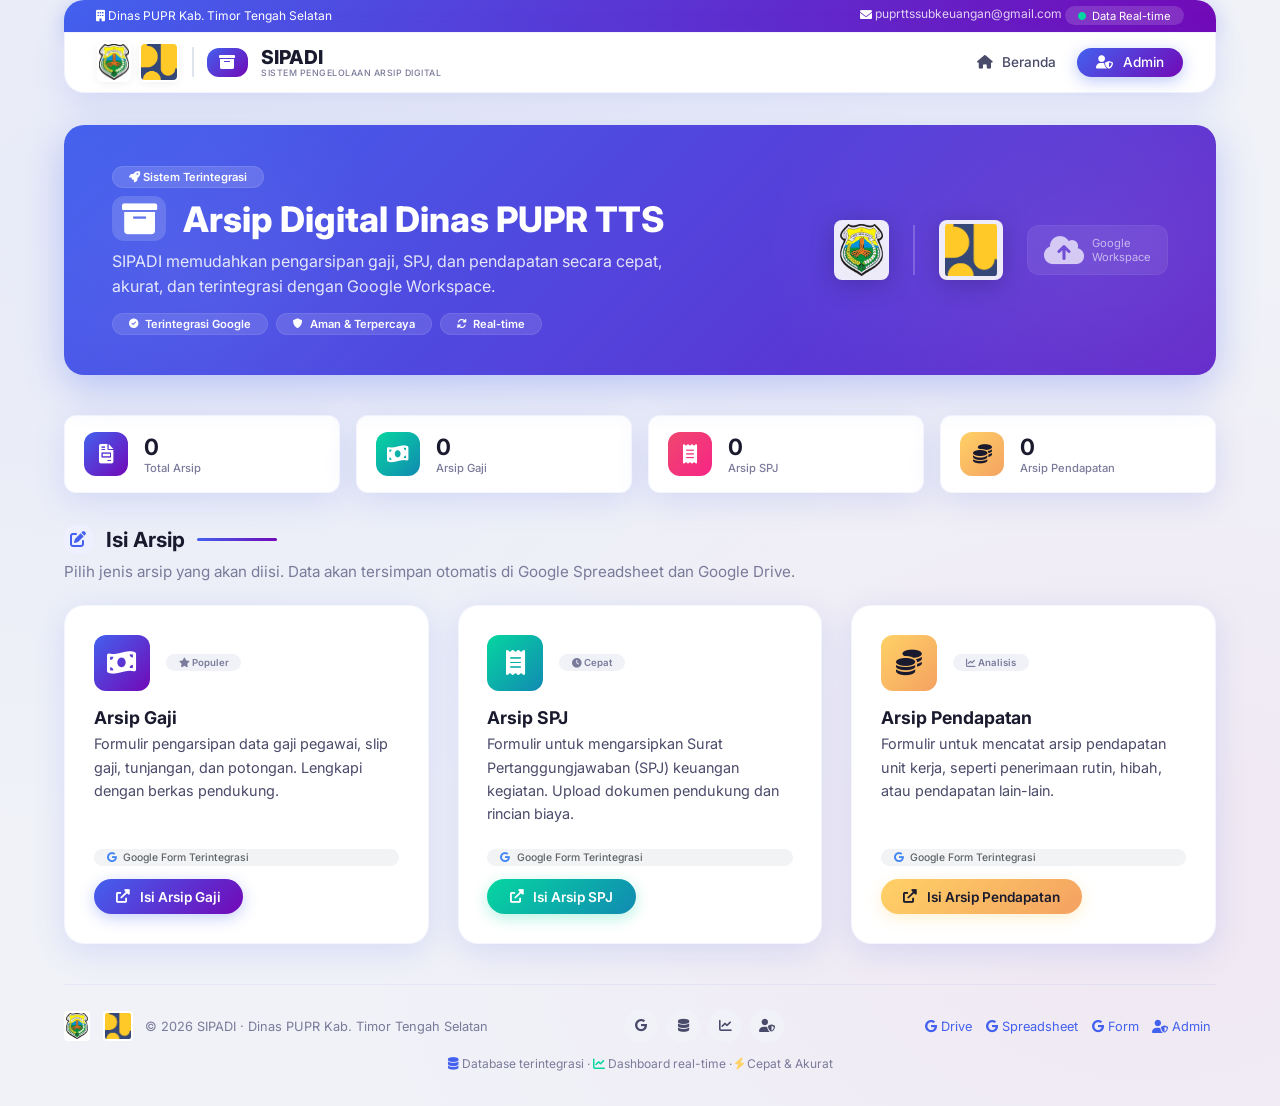
<file: indexx.html>
<!DOCTYPE html>
<html lang="id">
<head>
    <meta charset="UTF-8">
    <meta name="viewport" content="width=device-width, initial-scale=1.0">
    <title>SIPADI · Arsip Digital Dinas PUPR TTS</title>
    
    <!-- ===== FAVICON ===== -->
    <link rel="icon" type="image/png" sizes="32x32" href="img/favicon.png">
    <link rel="icon" type="image/png" sizes="16x16" href="img/favicon.png">
    <link rel="shortcut icon" href="img/favicon.ico">
    <link rel="apple-touch-icon" sizes="180x180" href="img/favicon.png">
    
    <!-- Font Awesome 6 -->
    <link rel="stylesheet" href="https://cdnjs.cloudflare.com/ajax/libs/font-awesome/6.0.0-beta3/css/all.min.css">
    <!-- Google Fonts -->
    <link rel="preconnect" href="https://fonts.googleapis.com">
    <link rel="preconnect" href="https://fonts.gstatic.com" crossorigin>
    <link href="https://fonts.googleapis.com/css2?family=Inter:opsz,wght@14..32,400;14..32,500;14..32,600;14..32,700;14..32,800&display=swap" rel="stylesheet">
    <style>
        /* ============================================
           ROOT VARIABLES
           ============================================ */
        :root {
            --primary: #4361ee;
            --primary-dark: #3a56d4;
            --primary-light: #eef0ff;
            --secondary: #7209b7;
            --accent: #f72585;
            --success: #06d6a0;
            --warning: #ffd166;
            --danger: #ef476f;
            --info: #4cc9f0;
            --gradient-main: linear-gradient(135deg, #4361ee 0%, #7209b7 100%);
            --gradient-success: linear-gradient(135deg, #06d6a0 0%, #118ab2 100%);
            --gradient-warning: linear-gradient(135deg, #ffd166 0%, #f4a261 100%);
            --gradient-danger: linear-gradient(135deg, #ef476f 0%, #f72585 100%);
            --gradient-hero: linear-gradient(135deg, #4361ee 0%, #7209b7 50%, #f72585 100%);
            --text-dark: #1a1a2e;
            --text-medium: #4a4a6a;
            --text-light: #7a7a9a;
            --bg-light: #f0f2f8;
            --bg-white: #ffffff;
            --shadow: 0 8px 32px rgba(67, 97, 238, 0.15);
            --shadow-hover: 0 12px 48px rgba(67, 97, 238, 0.25);
            --radius: 20px;
            --radius-sm: 12px;
            --transition: all 0.3s cubic-bezier(0.4, 0, 0.2, 1);
        }

        * {
            margin: 0;
            padding: 0;
            box-sizing: border-box;
            font-family: 'Inter', sans-serif;
        }

        body {
            background: var(--bg-light);
            color: var(--text-dark);
            min-height: 100vh;
            background-image: 
                radial-gradient(ellipse at 10% 20%, rgba(67, 97, 238, 0.05) 0%, transparent 50%),
                radial-gradient(ellipse at 90% 80%, rgba(247, 37, 133, 0.05) 0%, transparent 50%);
        }

        .app {
            max-width: 1200px;
            margin: 0 auto;
            padding: 0 1.5rem 2rem;
        }

        /* ============================================
           ANIMATIONS
           ============================================ */
        @keyframes float {
            0%, 100% { transform: translateY(0px); }
            50% { transform: translateY(-10px); }
        }

        @keyframes pulse {
            0%, 100% { opacity: 1; }
            50% { opacity: 0.5; }
        }

        @keyframes slideIn {
            from { opacity: 0; transform: translateY(30px); }
            to { opacity: 1; transform: translateY(0); }
        }

        @keyframes gradientShift {
            0% { background-position: 0% 50%; }
            50% { background-position: 100% 50%; }
            100% { background-position: 0% 50%; }
        }

        /* ============================================
           TOP BAR
           ============================================ */
        .top-bar {
            background: var(--gradient-main);
            color: white;
            padding: 0.4rem 2rem;
            border-radius: var(--radius) var(--radius) 0 0;
            display: flex;
            justify-content: space-between;
            align-items: center;
            font-size: 0.75rem;
            flex-wrap: wrap;
            gap: 0.5rem;
            box-shadow: 0 4px 20px rgba(67, 97, 238, 0.3);
        }

        .top-bar a {
            color: rgba(255, 255, 255, 0.8);
            text-decoration: none;
            transition: var(--transition);
        }

        .top-bar a:hover {
            color: white;
        }

        .status-indicator {
            display: inline-flex;
            align-items: center;
            gap: 0.4rem;
            font-size: 0.7rem;
            background: rgba(255, 255, 255, 0.15);
            padding: 0.15rem 0.8rem;
            border-radius: 2rem;
            backdrop-filter: blur(10px);
        }

        .status-indicator i {
            font-size: 0.5rem;
            color: var(--success);
            animation: pulse 2s infinite;
        }

        /* ============================================
           NAVBAR
           ============================================ */
        .navbar {
            background: var(--bg-white);
            border-radius: 0 0 var(--radius) var(--radius);
            padding: 0.6rem 2rem;
            box-shadow: var(--shadow);
            display: flex;
            flex-wrap: wrap;
            align-items: center;
            justify-content: space-between;
            margin-bottom: 2rem;
            border: 1px solid rgba(67, 97, 238, 0.08);
        }

        .logo {
            display: flex;
            align-items: center;
            gap: 0.8rem;
            font-weight: 800;
            font-size: 1.3rem;
            color: var(--text-dark);
        }

        .logo .logo-images {
            display: flex;
            align-items: center;
            gap: 0.5rem;
        }

        .logo .logo-images img {
            height: 40px;
            width: auto;
            object-fit: contain;
            border-radius: 6px;
            background: white;
            padding: 2px;
            box-shadow: 0 2px 8px rgba(0,0,0,0.06);
        }

        .logo .logo-divider {
            width: 2px;
            height: 30px;
            background: #e0e4ec;
        }

        .logo .logo-icon {
            background: var(--gradient-main);
            padding: 0.4rem 0.8rem;
            border-radius: var(--radius-sm);
            color: white;
            font-size: 1rem;
            display: flex;
            align-items: center;
            gap: 0.4rem;
        }

        .logo .logo-text {
            display: flex;
            flex-direction: column;
            line-height: 1.1;
        }

        .logo .logo-text .title {
            font-size: 1.2rem;
            font-weight: 800;
            color: var(--text-dark);
        }

        .logo .logo-text .subtitle {
            font-size: 0.55rem;
            font-weight: 500;
            color: var(--text-light);
            letter-spacing: 0.5px;
            text-transform: uppercase;
        }

        .nav-links {
            display: flex;
            flex-wrap: wrap;
            gap: 0.3rem;
            align-items: center;
        }

        .nav-links a {
            text-decoration: none;
            color: var(--text-medium);
            font-weight: 500;
            padding: 0.4rem 1rem;
            border-radius: 2rem;
            transition: var(--transition);
            font-size: 0.85rem;
        }

        .nav-links a:hover {
            background: var(--primary-light);
            color: var(--primary);
            transform: translateY(-2px);
        }

        .nav-links a i {
            margin-right: 6px;
        }

        .nav-links .btn-admin {
            background: var(--gradient-main);
            color: white;
            padding: 0.4rem 1.2rem;
            box-shadow: 0 4px 15px rgba(67, 97, 238, 0.35);
        }

        .nav-links .btn-admin:hover {
            background: var(--gradient-main);
            color: white;
            transform: translateY(-2px) scale(1.02);
            box-shadow: 0 6px 25px rgba(67, 97, 238, 0.45);
        }

        /* ============================================
           HERO SECTION
           ============================================ */
        .hero {
            background: var(--gradient-hero);
            border-radius: var(--radius);
            padding: 2.5rem 3rem;
            margin-bottom: 2.5rem;
            display: flex;
            flex-wrap: wrap;
            align-items: center;
            justify-content: space-between;
            position: relative;
            overflow: hidden;
            box-shadow: 0 12px 40px rgba(67, 97, 238, 0.3);
            animation: slideIn 0.6s ease-out;
            background-size: 300% 300%;
            animation: gradientShift 8s ease infinite;
        }

        .hero::before {
            content: '';
            position: absolute;
            top: -50%;
            right: -20%;
            width: 60%;
            height: 200%;
            background: radial-gradient(ellipse, rgba(255, 255, 255, 0.08) 0%, transparent 70%);
            pointer-events: none;
        }

        .hero::after {
            content: '';
            position: absolute;
            bottom: -30%;
            left: -10%;
            width: 40%;
            height: 150%;
            background: radial-gradient(ellipse, rgba(255, 255, 255, 0.05) 0%, transparent 70%);
            pointer-events: none;
        }

        .hero-content {
            position: relative;
            z-index: 1;
            flex: 1;
        }

        .hero-content .badge-hero {
            display: inline-block;
            background: rgba(255, 255, 255, 0.15);
            backdrop-filter: blur(10px);
            padding: 0.2rem 1rem;
            border-radius: 2rem;
            font-size: 0.7rem;
            font-weight: 600;
            color: white;
            margin-bottom: 0.5rem;
            border: 1px solid rgba(255, 255, 255, 0.1);
        }

        .hero-content h1 {
            font-size: 2.2rem;
            font-weight: 800;
            color: white;
            line-height: 1.2;
        }

        .hero-content h1 i {
            margin-right: 10px;
            background: rgba(255, 255, 255, 0.15);
            padding: 0.3rem 0.6rem;
            border-radius: var(--radius-sm);
        }

        .hero-content p {
            color: rgba(255, 255, 255, 0.85);
            font-size: 1rem;
            margin: 0.5rem 0 0.8rem;
            max-width: 550px;
            line-height: 1.6;
        }

        .hero-badges {
            display: flex;
            flex-wrap: wrap;
            gap: 0.5rem;
        }

        .hero-badge {
            background: rgba(255, 255, 255, 0.12);
            backdrop-filter: blur(10px);
            padding: 0.2rem 1rem;
            border-radius: 2rem;
            font-size: 0.7rem;
            font-weight: 600;
            color: white;
            border: 1px solid rgba(255, 255, 255, 0.08);
            display: inline-flex;
            align-items: center;
            gap: 0.4rem;
        }

        .hero-badge i {
            font-size: 0.6rem;
        }

        .hero-logo {
            display: flex;
            align-items: center;
            gap: 1.5rem;
            position: relative;
            z-index: 1;
        }

        .hero-logo img {
            height: 60px;
            width: auto;
            object-fit: contain;
            filter: drop-shadow(0 4px 12px rgba(0, 0, 0, 0.2));
            background: rgba(255, 255, 255, 0.9);
            padding: 4px 6px;
            border-radius: 8px;
        }

        .hero-logo .divider {
            width: 2px;
            height: 50px;
            background: rgba(255, 255, 255, 0.2);
        }

        .hero-illustration {
            display: flex;
            align-items: center;
            gap: 0.5rem;
            background: rgba(255, 255, 255, 0.08);
            padding: 0.5rem 1rem;
            border-radius: var(--radius-sm);
            backdrop-filter: blur(10px);
            border: 1px solid rgba(255, 255, 255, 0.05);
        }

        .hero-illustration i {
            font-size: 2rem;
            color: rgba(255, 255, 255, 0.7);
        }

        .hero-illustration span {
            font-size: 0.7rem;
            color: rgba(255, 255, 255, 0.6);
        }

        /* ============================================
           SECTION TITLE
           ============================================ */
        .section-title {
            font-weight: 700;
            font-size: 1.3rem;
            margin: 2rem 0 0.5rem;
            color: var(--text-dark);
            display: flex;
            align-items: center;
            gap: 0.8rem;
        }

        .section-title i {
            color: var(--primary);
            background: var(--primary-light);
            padding: 0.4rem;
            border-radius: var(--radius-sm);
            font-size: 1rem;
        }

        .section-title .title-underline {
            flex: 1;
            height: 3px;
            background: var(--gradient-main);
            border-radius: 2px;
            max-width: 80px;
        }

        .section-desc {
            color: var(--text-light);
            font-size: 0.95rem;
            margin-bottom: 1.5rem;
        }

        /* ============================================
           ARCHIVE CARDS
           ============================================ */
        .archive-grid {
            display: grid;
            grid-template-columns: repeat(auto-fit, minmax(280px, 1fr));
            gap: 1.8rem;
            margin-bottom: 2.5rem;
        }

        .card {
            background: var(--bg-white);
            border-radius: var(--radius);
            padding: 1.8rem;
            border: 1px solid rgba(67, 97, 238, 0.06);
            box-shadow: var(--shadow);
            transition: var(--transition);
            display: flex;
            flex-direction: column;
            position: relative;
            overflow: hidden;
        }

        .card::before {
            content: '';
            position: absolute;
            top: 0;
            left: 0;
            right: 0;
            height: 4px;
            background: var(--gradient-main);
            opacity: 0;
            transition: var(--transition);
        }

        .card:hover {
            transform: translateY(-6px);
            box-shadow: var(--shadow-hover);
            border-color: rgba(67, 97, 238, 0.15);
        }

        .card:hover::before {
            opacity: 1;
        }

        .card .card-icon-wrapper {
            display: flex;
            align-items: center;
            gap: 1rem;
            margin-bottom: 1rem;
        }

        .card-icon {
            width: 56px;
            height: 56px;
            border-radius: var(--radius-sm);
            display: flex;
            align-items: center;
            justify-content: center;
            font-size: 1.6rem;
            color: white;
            flex-shrink: 0;
        }

        .card-icon.gaji {
            background: var(--gradient-main);
        }

        .card-icon.spj {
            background: var(--gradient-success);
        }

        .card-icon.pendapatan {
            background: var(--gradient-warning);
            color: var(--text-dark);
        }

        .card .card-badge {
            font-size: 0.6rem;
            font-weight: 600;
            color: var(--text-light);
            background: var(--bg-light);
            padding: 0.2rem 0.8rem;
            border-radius: 2rem;
        }

        .card h3 {
            font-size: 1.1rem;
            font-weight: 700;
            margin-bottom: 0.3rem;
            color: var(--text-dark);
        }

        .card p {
            color: var(--text-medium);
            line-height: 1.6;
            font-size: 0.9rem;
            flex: 1;
            margin-bottom: 1.2rem;
        }

        .card .btn {
            display: inline-flex;
            align-items: center;
            gap: 0.6rem;
            padding: 0.6rem 1.4rem;
            border-radius: 3rem;
            font-weight: 600;
            text-decoration: none;
            border: none;
            transition: var(--transition);
            font-size: 0.85rem;
            cursor: pointer;
            align-self: flex-start;
            background: var(--gradient-main);
            color: white;
            box-shadow: 0 4px 15px rgba(67, 97, 238, 0.3);
        }

        .card .btn:hover {
            transform: translateY(-2px) scale(1.02);
            box-shadow: 0 6px 25px rgba(67, 97, 238, 0.4);
        }

        .card .btn.btn-success {
            background: var(--gradient-success);
            box-shadow: 0 4px 15px rgba(6, 214, 160, 0.3);
        }

        .card .btn.btn-success:hover {
            box-shadow: 0 6px 25px rgba(6, 214, 160, 0.4);
        }

        .card .btn.btn-warning {
            background: var(--gradient-warning);
            box-shadow: 0 4px 15px rgba(255, 209, 102, 0.3);
            color: var(--text-dark);
        }

        .card .btn.btn-warning:hover {
            box-shadow: 0 6px 25px rgba(255, 209, 102, 0.4);
        }

        .card .badge-google {
            display: inline-flex;
            align-items: center;
            gap: 0.4rem;
            background: #f1f3f4;
            color: #5f6368;
            font-size: 0.65rem;
            padding: 0.15rem 0.8rem;
            border-radius: 2rem;
            font-weight: 500;
            margin-top: 0.3rem;
        }

        .card .badge-google i {
            color: #4285f4;
        }

        /* ============================================
           STATS MINI - DATA REAL
           ============================================ */
        .stats-mini {
            display: grid;
            grid-template-columns: repeat(auto-fit, minmax(150px, 1fr));
            gap: 1rem;
            margin: 1.5rem 0 2rem;
        }

        .stat-mini-box {
            background: var(--bg-white);
            border-radius: var(--radius-sm);
            padding: 1rem 1.2rem;
            border: 1px solid rgba(67, 97, 238, 0.06);
            box-shadow: var(--shadow);
            display: flex;
            align-items: center;
            gap: 1rem;
            transition: var(--transition);
        }

        .stat-mini-box:hover {
            transform: translateY(-3px);
            box-shadow: var(--shadow-hover);
        }

        .stat-mini-box .stat-icon {
            width: 44px;
            height: 44px;
            border-radius: var(--radius-sm);
            display: flex;
            align-items: center;
            justify-content: center;
            font-size: 1.2rem;
            color: white;
            flex-shrink: 0;
        }

        .stat-mini-box .stat-icon.blue { background: var(--gradient-main); }
        .stat-mini-box .stat-icon.green { background: var(--gradient-success); }
        .stat-mini-box .stat-icon.pink { background: var(--gradient-danger); }
        .stat-mini-box .stat-icon.orange { background: var(--gradient-warning); color: var(--text-dark); }

        .stat-mini-box .stat-info .number {
            font-size: 1.4rem;
            font-weight: 700;
            color: var(--text-dark);
            line-height: 1.2;
        }

        .stat-mini-box .stat-info .label {
            font-size: 0.7rem;
            color: var(--text-light);
            font-weight: 500;
        }

        /* ============================================
           FOOTER
           ============================================ */
        .footer {
            margin-top: 2.5rem;
            padding-top: 1.5rem;
            border-top: 1px solid rgba(67, 97, 238, 0.08);
            display: flex;
            flex-wrap: wrap;
            justify-content: space-between;
            align-items: center;
            gap: 1rem;
            color: var(--text-light);
            font-size: 0.8rem;
        }

        .footer a {
            color: var(--primary);
            text-decoration: none;
            margin: 0 0.3rem;
            transition: var(--transition);
        }

        .footer a:hover {
            color: var(--secondary);
            text-decoration: underline;
        }

        .footer .footer-brand {
            display: flex;
            align-items: center;
            gap: 0.8rem;
        }

        .footer .footer-brand img {
            height: 30px;
            width: auto;
            object-fit: contain;
            background: white;
            padding: 2px;
            border-radius: 4px;
        }

        .footer .footer-social {
            display: flex;
            gap: 0.5rem;
        }

        .footer .footer-social a {
            width: 34px;
            height: 34px;
            border-radius: 50%;
            background: var(--bg-light);
            display: flex;
            align-items: center;
            justify-content: center;
            transition: var(--transition);
            color: var(--text-medium);
            text-decoration: none;
            margin: 0;
        }

        .footer .footer-social a:hover {
            background: var(--gradient-main);
            color: white;
            transform: translateY(-3px);
            text-decoration: none;
        }

        /* ============================================
           RESPONSIVE
           ============================================ */
        @media (max-width: 768px) {
            .top-bar {
                padding: 0.4rem 1rem;
                font-size: 0.65rem;
                flex-direction: column;
                text-align: center;
                border-radius: var(--radius-sm) var(--radius-sm) 0 0;
            }

            .navbar {
                flex-direction: column;
                align-items: stretch;
                gap: 0.5rem;
                border-radius: 0 0 var(--radius-sm) var(--radius-sm);
                padding: 1rem;
            }

            .logo {
                justify-content: center;
                flex-wrap: wrap;
            }

            .logo .logo-images img {
                height: 32px;
            }

            .logo .logo-text .title {
                font-size: 1rem;
            }

            .logo .logo-text .subtitle {
                font-size: 0.5rem;
            }

            .logo .logo-divider {
                display: none;
            }

            .nav-links {
                justify-content: center;
            }

            .nav-links a {
                font-size: 0.75rem;
                padding: 0.3rem 0.7rem;
            }

            .app {
                padding: 0 1rem 1.5rem;
            }

            .hero {
                padding: 1.8rem 1.5rem;
                flex-direction: column;
                text-align: center;
                border-radius: var(--radius-sm);
            }

            .hero-content h1 {
                font-size: 1.5rem;
            }

            .hero-content p {
                font-size: 0.9rem;
            }

            .hero-logo {
                margin-top: 1.2rem;
                flex-wrap: wrap;
                justify-content: center;
            }

            .hero-logo img {
                height: 45px;
            }

            .hero-logo .divider {
                display: none;
            }

            .hero-illustration {
                display: none;
            }

            .hero-badges {
                justify-content: center;
            }

            .archive-grid {
                grid-template-columns: 1fr;
                gap: 1.2rem;
            }

            .stats-mini {
                grid-template-columns: 1fr 1fr;
            }

            .footer {
                flex-direction: column;
                text-align: center;
            }
        }

        @media (max-width: 480px) {
            .hero-content h1 {
                font-size: 1.2rem;
            }

            .hero-content p {
                font-size: 0.8rem;
            }

            .hero {
                padding: 1.2rem;
            }

            .card {
                padding: 1.2rem;
            }

            .card h3 {
                font-size: 1rem;
            }

            .card .btn {
                font-size: 0.75rem;
                padding: 0.4rem 1rem;
            }

            .stats-mini {
                grid-template-columns: 1fr 1fr;
                gap: 0.6rem;
            }

            .stat-mini-box {
                padding: 0.8rem;
            }

            .stat-mini-box .stat-info .number {
                font-size: 1.1rem;
            }

            .logo .logo-images img {
                height: 28px;
            }

            .logo .logo-icon {
                font-size: 0.8rem;
                padding: 0.2rem 0.6rem;
            }

            .logo .logo-text .title {
                font-size: 0.9rem;
            }
        }
    </style>
</head>
<body>
    <div class="app">

        <!-- ===== TOP BAR ===== -->
        <div class="top-bar">
            <span><i class="fas fa-building"></i> Dinas PUPR Kab. Timor Tengah Selatan</span>
            <span>
                <i class="fas fa-envelope"></i> <a href="mailto:puprttssubkeuangan@gmail.com">puprttssubkeuangan@gmail.com</a>
                <span class="status-indicator">
                    <i class="fas fa-circle"></i> Data Real-time
                </span>
            </span>
        </div>

        <!-- ===== NAVBAR ===== -->
        <nav class="navbar">
            <div class="logo">
                <div class="logo-images">
                    <img src="img/tts.png" alt="Logo TTS" onerror="this.style.display='none'">
                    <img src="img/pupr.png" alt="Logo PUPR" onerror="this.style.display='none'">
                </div>
                <span class="logo-divider"></span>
                <span class="logo-icon"><i class="fas fa-archive"></i></span>
                <div class="logo-text">
                    <span class="title">SIPADI</span>
                    <span class="subtitle">Sistem Pengelolaan Arsip Digital</span>
                </div>
            </div>
            <div class="nav-links">
                <a href="#" class="active"><i class="fas fa-home"></i> Beranda</a>
                <a href="admin/index.html" class="btn-admin"><i class="fas fa-user-shield"></i> Admin</a>
            </div>
        </nav>

        <!-- ===== HERO ===== -->
        <div class="hero">
            <div class="hero-content">
                <span class="badge-hero"><i class="fas fa-rocket"></i> Sistem Terintegrasi</span>
                <h1><i class="fas fa-archive"></i> Arsip Digital Dinas PUPR TTS</h1>
                <p>SIPADI memudahkan pengarsipan gaji, SPJ, dan pendapatan secara cepat, akurat, dan terintegrasi dengan Google Workspace.</p>
                <div class="hero-badges">
                    <span class="hero-badge"><i class="fas fa-check-circle"></i> Terintegrasi Google</span>
                    <span class="hero-badge"><i class="fas fa-shield-alt"></i> Aman & Terpercaya</span>
                    <span class="hero-badge"><i class="fas fa-sync-alt"></i> Real-time</span>
                </div>
            </div>
            <div class="hero-logo">
                <img src="img/tts.png" alt="Logo TTS" onerror="this.style.display='none'">
                <span class="divider"></span>
                <img src="img/pupr.png" alt="Logo PUPR" onerror="this.style.display='none'">
                <div class="hero-illustration">
                    <i class="fas fa-cloud-upload-alt"></i>
                    <span>Google<br>Workspace</span>
                </div>
            </div>
        </div>

        <!-- ===== STATS MINI - DATA REAL ===== -->
        <div class="stats-mini" id="statsMini">
            <div class="stat-mini-box">
                <div class="stat-icon blue"><i class="fas fa-file-invoice"></i></div>
                <div class="stat-info">
                    <div class="number" id="totalArsipHome">0</div>
                    <div class="label">Total Arsip</div>
                </div>
            </div>
            <div class="stat-mini-box">
                <div class="stat-icon green"><i class="fas fa-money-bill-wave"></i></div>
                <div class="stat-info">
                    <div class="number" id="totalGajiHome">0</div>
                    <div class="label">Arsip Gaji</div>
                </div>
            </div>
            <div class="stat-mini-box">
                <div class="stat-icon pink"><i class="fas fa-receipt"></i></div>
                <div class="stat-info">
                    <div class="number" id="totalSpjHome">0</div>
                    <div class="label">Arsip SPJ</div>
                </div>
            </div>
            <div class="stat-mini-box">
                <div class="stat-icon orange"><i class="fas fa-coins"></i></div>
                <div class="stat-info">
                    <div class="number" id="totalPendapatanHome">0</div>
                    <div class="label">Arsip Pendapatan</div>
                </div>
            </div>
        </div>

        <!-- ===== 3 KARTU ARSIP ===== -->
        <div class="section-title">
            <i class="fas fa-pen-to-square"></i>
            Isi Arsip
            <span class="title-underline"></span>
        </div>
        <p class="section-desc">Pilih jenis arsip yang akan diisi. Data akan tersimpan otomatis di Google Spreadsheet dan Google Drive.</p>

        <div class="archive-grid">
            <!-- Kartu 1: Gaji -->
            <div class="card">
                <div class="card-icon-wrapper">
                    <div class="card-icon gaji"><i class="fas fa-money-bill-wave"></i></div>
                    <span class="card-badge"><i class="fas fa-star"></i> Populer</span>
                </div>
                <h3>Arsip Gaji</h3>
                <p>Formulir pengarsipan data gaji pegawai, slip gaji, tunjangan, dan potongan. Lengkapi dengan berkas pendukung.</p>
                <span class="badge-google"><i class="fab fa-google"></i> Google Form Terintegrasi</span>
                <a href="https://docs.google.com/forms/d/e/1FAIpQLSfBJQVi9Hkmk_QELGIT2fK3oqCcKKzr6zhpUu_swXNWXK4Olw/viewform?usp=send_form" target="_blank" class="btn" style="margin-top:0.8rem;">
                    <i class="fas fa-external-link-alt"></i> Isi Arsip Gaji
                </a>
            </div>

            <!-- Kartu 2: SPJ -->
            <div class="card">
                <div class="card-icon-wrapper">
                    <div class="card-icon spj"><i class="fas fa-receipt"></i></div>
                    <span class="card-badge"><i class="fas fa-clock"></i> Cepat</span>
                </div>
                <h3>Arsip SPJ</h3>
                <p>Formulir untuk mengarsipkan Surat Pertanggungjawaban (SPJ) keuangan kegiatan. Upload dokumen pendukung dan rincian biaya.</p>
                <span class="badge-google"><i class="fab fa-google"></i> Google Form Terintegrasi</span>
                <a href="https://docs.google.com/forms/d/e/1FAIpQLSeWbAnrwHi4Z6IFyPczdVVypeqtmKqGpEwiMTOrUDHfQBlxRw/viewform?usp=send_form" target="_blank" class="btn btn-success" style="margin-top:0.8rem;">
                    <i class="fas fa-external-link-alt"></i> Isi Arsip SPJ
                </a>
            </div>

            <!-- Kartu 3: Pendapatan -->
            <div class="card">
                <div class="card-icon-wrapper">
                    <div class="card-icon pendapatan"><i class="fas fa-coins"></i></div>
                    <span class="card-badge"><i class="fas fa-chart-line"></i> Analisis</span>
                </div>
                <h3>Arsip Pendapatan</h3>
                <p>Formulir untuk mencatat arsip pendapatan unit kerja, seperti penerimaan rutin, hibah, atau pendapatan lain-lain.</p>
                <span class="badge-google"><i class="fab fa-google"></i> Google Form Terintegrasi</span>
                <a href="https://docs.google.com/forms/d/e/1FAIpQLSchV4s_5f2FjY9m0L8W1w7Mo2ErhPB3JsD2ATX6sOryTKbMSQ/viewform?usp=send_form" target="_blank" class="btn btn-warning" style="margin-top:0.8rem;">
                    <i class="fas fa-external-link-alt"></i> Isi Arsip Pendapatan
                </a>
            </div>
        </div>

        <!-- ===== FOOTER ===== -->
        <div class="footer">
            <div class="footer-brand">
                <img src="img/tts.png" alt="TTS" onerror="this.style.display='none'">
                <img src="img/pupr.png" alt="PUPR" onerror="this.style.display='none'">
                <span>© 2026 SIPADI · Dinas PUPR Kab. Timor Tengah Selatan</span>
            </div>
            <div class="footer-social">
                <a href="#"><i class="fab fa-google"></i></a>
                <a href="#"><i class="fas fa-database"></i></a>
                <a href="#"><i class="fas fa-chart-line"></i></a>
                <a href="admin/index.html"><i class="fas fa-user-shield"></i></a>
            </div>
            <span>
                <a href="#"><i class="fab fa-google"></i> Drive</a>
                <a href="#"><i class="fab fa-google"></i> Spreadsheet</a>
                <a href="#"><i class="fab fa-google"></i> Form</a>
                <a href="admin/index.html"><i class="fas fa-user-shield"></i> Admin</a>
            </span>
        </div>

        <div style="text-align:center; font-size:0.75rem; color:var(--text-light); padding:0.8rem 0 0.2rem;">
            <i class="fas fa-database" style="color:var(--primary);"></i> Database terintegrasi · 
            <i class="fas fa-chart-line" style="color:var(--success);"></i> Dashboard real-time · 
            <i class="fas fa-bolt" style="color:var(--warning);"></i> Cepat & Akurat
        </div>
    </div>

    <!-- ===== JAVASCRIPT UNTUK MENGAMBIL DATA REAL ===== -->
    <script>
        /**
         * ============================================
         * SCRIPT INDEX - Mengambil Data Real dari Admin
         * ============================================
         */
        
        // Link CSV yang sama dengan admin
        const CSV_URLS = {
            gaji: 'https://docs.google.com/spreadsheets/d/e/2PACX-1vQRHfk7N8mH_aqtXb5CkYgM-eljBJIAAJTZm64_DpjfJnPjVGr5XVEOfQULwU9WnPdSW19HTK7kPvBy/pub?output=csv',
            spj: 'https://docs.google.com/spreadsheets/d/e/2PACX-1vRn_PZVaLhCSrdT6nNOLmXLBKwiGIke69_9mZUD0wq0Wjv-4BY7sfKgsvJTQjiV-UpnVIyJfoBFyPux/pub?output=csv',
            pendapatan: 'https://docs.google.com/spreadsheets/d/e/2PACX-1vR0DzeTB-OsTHj7_-38kzUNZKM-d1uo8rUuSXDFZXKt3yQYdDRKFyZnZhqIL3dzA9ROuns4Zpr8rASp/pub?output=csv'
        };

        // Fungsi untuk mengambil data dari CSV
        async function fetchCSVData(url) {
            try {
                const response = await fetch(url);
                if (!response.ok) throw new Error(`HTTP error! status: ${response.status}`);
                const csvText = await response.text();
                const rows = csvText.split('\n').filter(row => row.trim() !== '');
                
                // Skip header
                let startRow = 0;
                if (rows.length > 0) {
                    const firstRow = rows[0].toLowerCase();
                    if (firstRow.includes('nomor') || firstRow.includes('no') || 
                        firstRow.includes('dokumen') || firstRow.includes('tanggal')) {
                        startRow = 1;
                    }
                }
                
                // Hitung jumlah data (non-header, non-empty)
                let count = 0;
                for (let i = startRow; i < rows.length; i++) {
                    const cols = rows[i].split(',').map(c => c.trim());
                    if (cols.length > 0 && cols[0] && cols[0].length > 1) {
                        // Skip jika ini header (jika tidak terdeteksi sebelumnya)
                        if (!cols[0].toLowerCase().includes('nomor') && 
                            !cols[0].toLowerCase().includes('no')) {
                            count++;
                        }
                    }
                }
                return count;
            } catch (error) {
                console.warn('Error fetching CSV:', error);
                return 0;
            }
        }

        // Fungsi untuk update statistik
        async function updateStats() {
            // Tampilkan loading
            document.querySelectorAll('.stat-mini-box .stat-info .number').forEach(el => {
                el.textContent = '...';
            });

            try {
                // Ambil data dari semua CSV secara paralel
                const [gajiCount, spjCount, pendapatanCount] = await Promise.all([
                    fetchCSVData(CSV_URLS.gaji),
                    fetchCSVData(CSV_URLS.spj),
                    fetchCSVData(CSV_URLS.pendapatan)
                ]);

                const total = gajiCount + spjCount + pendapatanCount;

                // Update DOM
                document.getElementById('totalArsipHome').textContent = total;
                document.getElementById('totalGajiHome').textContent = gajiCount;
                document.getElementById('totalSpjHome').textContent = spjCount;
                document.getElementById('totalPendapatanHome').textContent = pendapatanCount;

                console.log(`✅ Data real dimuat: Total=${total}, Gaji=${gajiCount}, SPJ=${spjCount}, Pendapatan=${pendapatanCount}`);

            } catch (error) {
                console.error('Error updating stats:', error);
                document.querySelectorAll('.stat-mini-box .stat-info .number').forEach(el => {
                    el.textContent = '0';
                });
            }
        }

        // Jalankan saat halaman dimuat
        document.addEventListener('DOMContentLoaded', function() {
            console.log('📊 Memuat data real dari spreadsheet...');
            updateStats();
            setInterval(updateStats, 30000);
        });

        console.log('✅ SIPADI - Menampilkan data real dari Google Spreadsheet!');
        console.log('📌 Data akan diperbarui setiap 30 detik.');
    </script>
</body>
</html>
</file>
